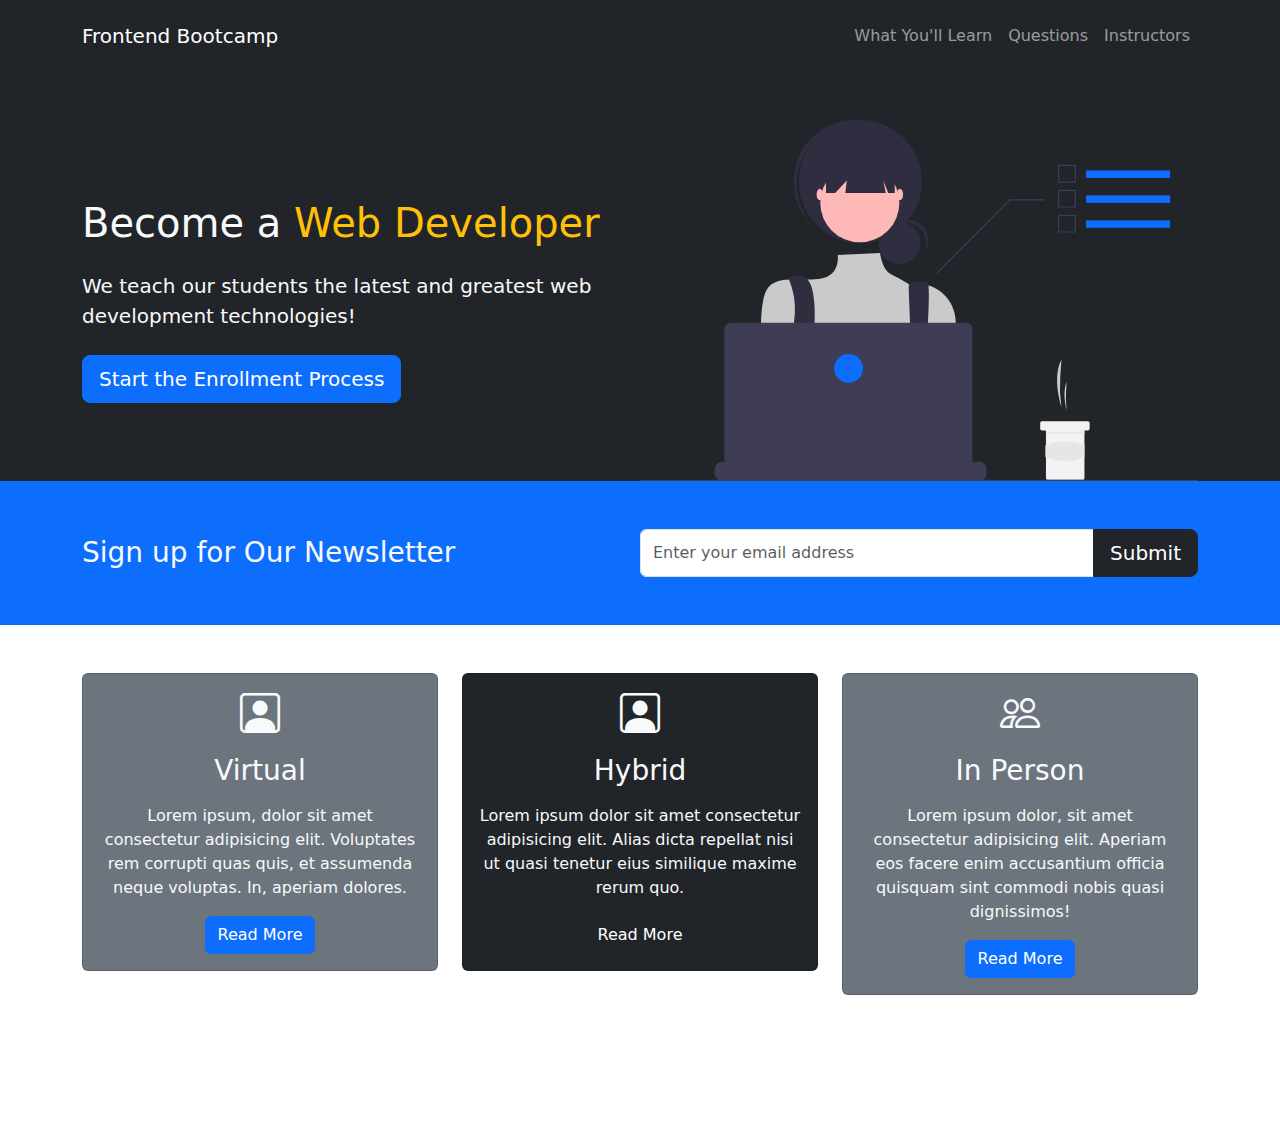
<file: Bootstrap/index.html>
<!DOCTYPE html>
<html lang="en">
<head>
    <meta charset="UTF-8">
    <meta name="viewport" content="width=device-width, initial-scale=1.0">
    <link href="https://cdn.jsdelivr.net/npm/bootstrap@5.3.3/dist/css/bootstrap.min.css" rel="stylesheet" integrity="sha384-QWTKZyjpPEjISv5WaRU9OFeRpok6YctnYmDr5pNlyT2bRjXh0JMhjY6hW+ALEwIH" crossorigin="anonymous">
    <link rel="stylesheet" href="style.css">
    <link rel="stylesheet" href="https://cdn.jsdelivr.net/npm/bootstrap-icons@1.3.0/font/bootstrap-icons.css">
    <title>Frontend Bootcamp</title>
</head>
<body>

    <!-- Navbar -->
    <nav class="navbar navbar-expand-lg bg-dark navbar-dark py-3">
        <div class="container">
            <a href="#" class="navbar-brand">Frontend Bootcamp</a>

            <button class="navbar-toggler" 
            type="button" 
            data-bs-toggle="collapse" data-bs-target="#navmenu">
                <span class="navbar-toggler-icon"></span>
            </button>

            <div class="collapse navbar-collapse" id="navmenu">
                <ul class="navbar-nav ms-auto">
                    <li class="nav-item">
                        <a href="#learn" class="nav-link">What You'll Learn</a>
                    </li>
                    <li class="nav-item">
                        <a href="#questions" class="nav-link">Questions</a>
                    </li>
                    <li class="nav-item">
                        <a href="#instructors" class="nav-link">Instructors</a>
                    </li>
                </ul>
            </div>
        </div>
    </nav>

    <!-- Showcase -->
    <section class="bg-dark text-light p-5 p-lg-0 pt-lg-5 text-center text-sm-start">
        <div class="container">
            <div class="d-sm-flex align-items-center justify-content-between">
                <div>
                    <h1>Become a
                         <span class ="text-warning">Web Developer</span>
                    </h1>
                    <p class="lead my-4">
                        We teach our students the latest and greatest web development technologies!
                    </p>
                    <button class="btn btn-primary btn-lg">
                        Start the Enrollment Process
                    </button>
                </div>
                <img class="img-fluid w-50 d-none d-sm-block" src="./img/showcase.svg" alt="showcase">
            </div>
        </div>
    </section>

    <!-- Newsletter -->
    <section class="bg-primary text-light p-5">
        <div class="container">
            <div class="d-md-flex justify-content-between align-items-center">
                <h3 class="mb-3 mb-md-0">
                    Sign up for Our Newsletter
                </h3>
                <div class="input-group news-input">
                    <input type="text" class="form-control" placeholder="Enter your email address">
                    <button class="btn btn-dark btn-lg" type="button">Submit</button>
                </div>
            </div>
        </div>
    </section>

    <!-- Boxes -->
    <section class="p-5">
        <div class="container">
            <div class="row text-center g-4">
                <div class="col-md">
                    <div class="card bg-secondary text-light">
                        <div class="card-body text-center">
                            <div class="h1 mb-3">
                                <i class="bi bi-person-square"></i>
                            </div>
                            <h3 class="card-title mb-3">
                                Virtual
                            </h3>
                            <p class="card-text">
                                Lorem ipsum, dolor sit amet consectetur adipisicing elit. Voluptates rem corrupti quas quis, et assumenda neque voluptas. In, aperiam dolores.
                            </p>
                            <a href="#" class="btn btn-primary">Read More
                            </a>
                        </div>
                    </div>
                </div>
                <div class="col-md">
                    <div class="card bg-dark text-light">
                        <div class="card-body text-center">
                            <div class="h1 mb-3">
                                <i class="bi bi-person-square"></i>
                            </div>
                            <h3 class="card-title mb-3">Hybrid</h3>
                            <p class="card-text">
                                Lorem ipsum dolor sit amet consectetur adipisicing elit. Alias dicta repellat nisi ut quasi tenetur eius similique maxime rerum quo.
                            </p>
                            <a href="#" class="btn btn-dark">Read More</a>
                        </div>
                    </div>
                </div>
                <div class="col-md">
                    <div class="card bg-secondary text-light">
                        <div class="card-body text-center">
                            <div class="h1 mb-3">
                                <i class="bi bi-people"></i>
                            </div>
                            <h3 class="card-title mb-3">In Person</h3>
                            <p class="card-text">
                                Lorem ipsum dolor, sit amet consectetur adipisicing elit. Aperiam eos facere enim accusantium officia quisquam sint commodi nobis quasi dignissimos!
                            </p>
                            <a href="#" class="btn btn-primary">Read More</a>
                        </div>
                    </div>
                </div>
            </div>
        </div>
    </section>

    <!-- Learn Sections -->
    <section id="learn" class="p-5">
        <div class="container">
            <div class="row align-items-center justify-content-between">

            </div>
        </div>

    </section>

    
    <script src="https://cdn.jsdelivr.net/npm/bootstrap@5.3.3/dist/js/bootstrap.bundle.min.js" integrity="sha384-YvpcrYf0tY3lHB60NNkmXc5s9fDVZLESaAA55NDzOxhy9GkcIdslK1eN7N6jIeHz" crossorigin="anonymous"></script>
    
</body>
</html>
</file>
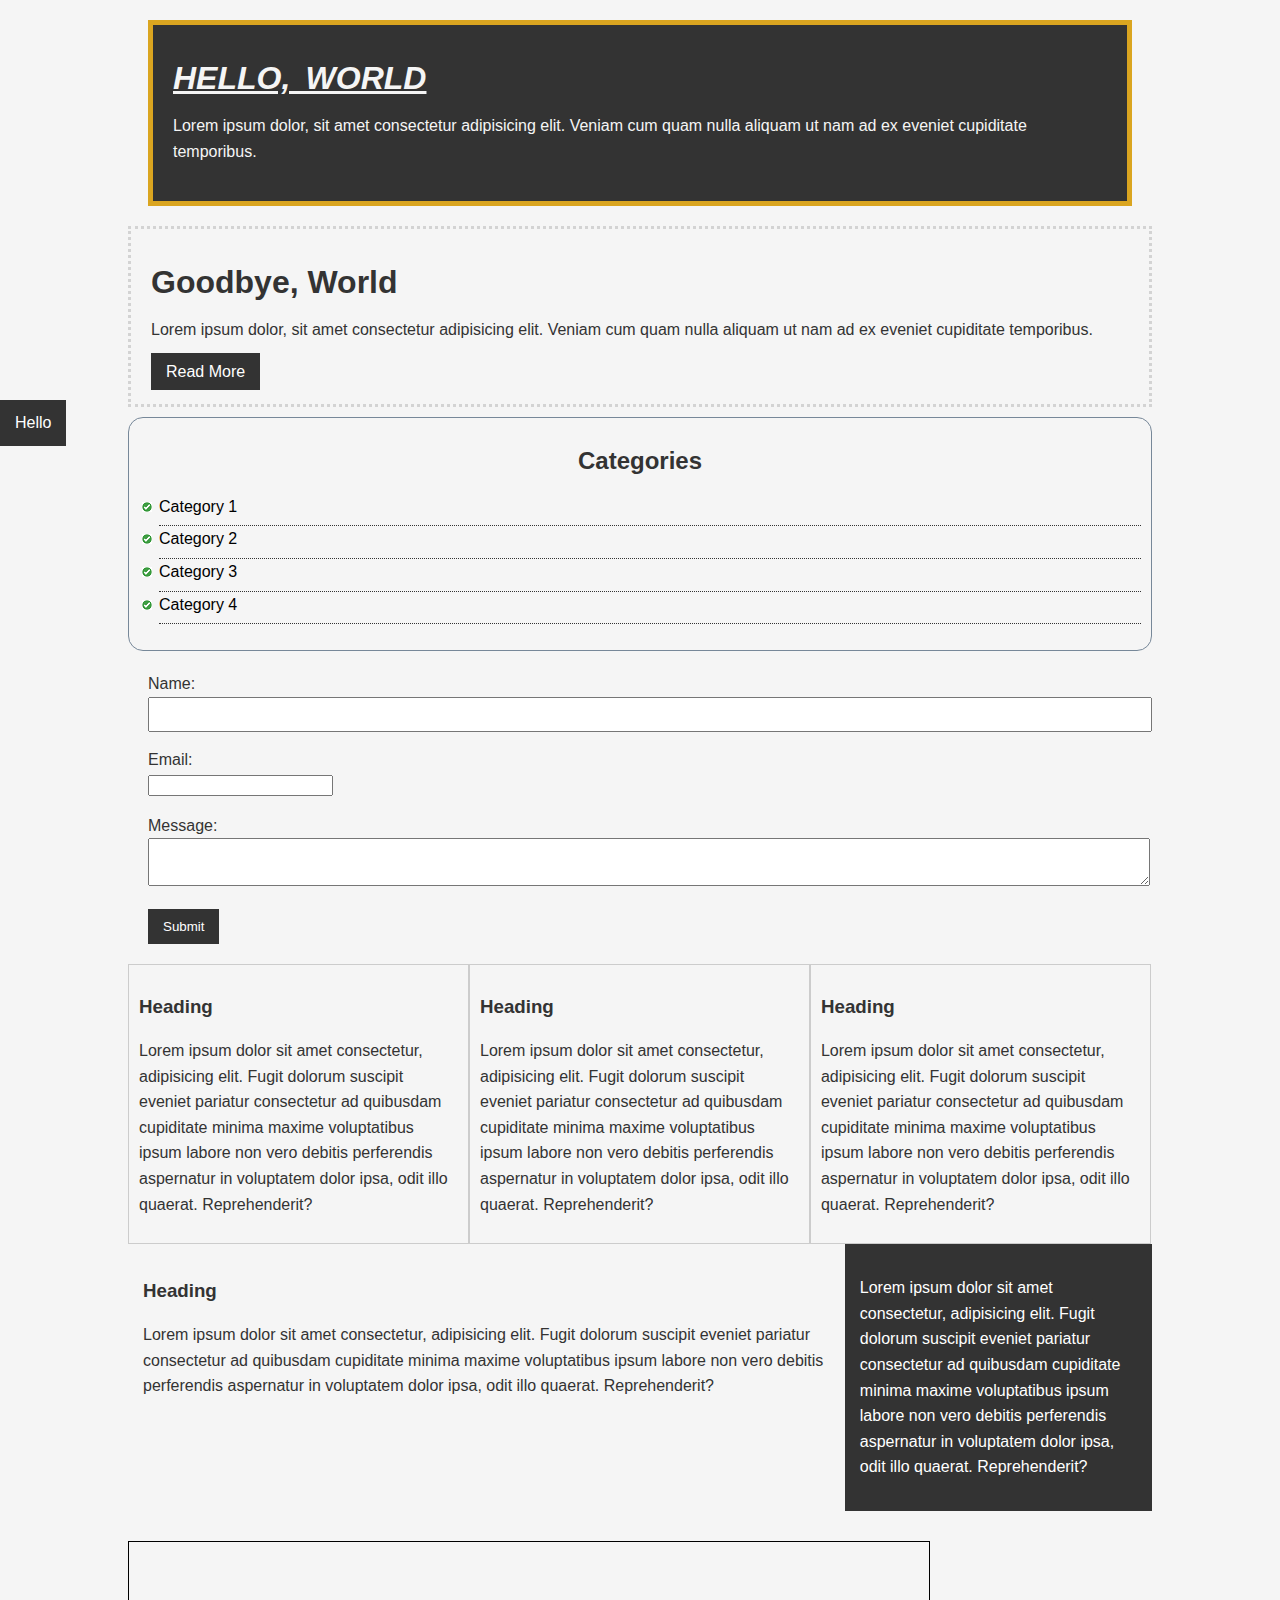
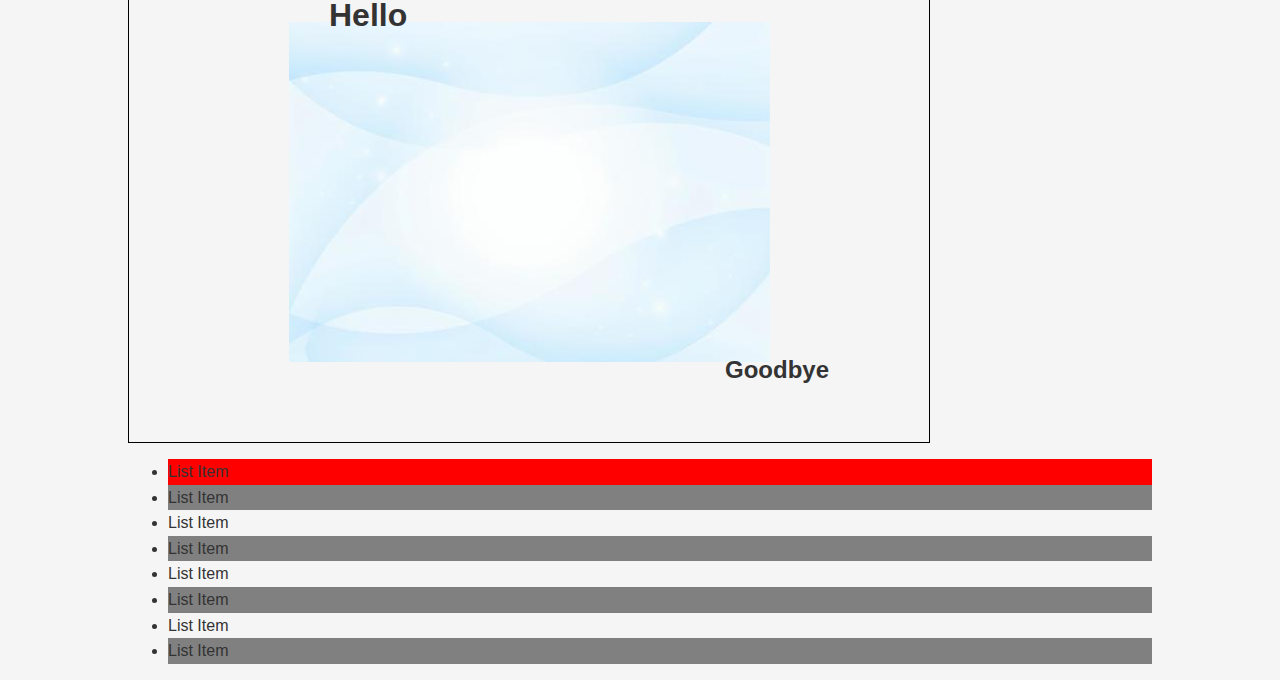
<file: cssCheatsheet/index.html>
<!DOCTYPE html>
<html lang="en">
<head>
    <title>CSS Cheatsheet</title>
    <link rel="stylesheet" type="text/css" href="CSS/style.css">
</head>
<body>
    <div class="container">
        <div class="box-1">
            <h1>Hello, World</h1>
            <p>Lorem ipsum dolor, sit amet consectetur adipisicing elit. Veniam cum quam nulla aliquam ut nam ad ex eveniet cupiditate temporibus.</p>
        </div>

        <div class="box-2">
            <h1>Goodbye, World</h1>
            <p>Lorem ipsum dolor, sit amet consectetur adipisicing elit. Veniam cum quam nulla aliquam ut nam ad ex eveniet cupiditate temporibus.</p>

            <a class="button" href="http://www.google.com">Read More</a>
        </div>

        <div class="categories">
            <h2>Categories</h2>
            <ul>
                <li><a href="#">Category 1</a></li>
                <li><a href="#">Category 2</a></li>
                <li><a href="#">Category 3</a></li>
                <li><a href="#">Category 4</a></li>
            </ul>
        </div>

        <form class="my-form">
            <div class="form-group">
                <label>Name: </label>
                <input type="text" name="name">
            </div>
            <div class="form-group">
                <label>Email: </label>
                <input type="email" name="email">
            </div>
            <div class="form-group">
                <label>Message: </label>
                <textarea name="message"></textarea>
            </div>
            <input class="button" type="submit" value="Submit" name="">
        </form>

        <div class="block">
            <h3>Heading</h3>
            <p>Lorem ipsum dolor sit amet consectetur, adipisicing elit. Fugit dolorum suscipit eveniet pariatur consectetur ad quibusdam cupiditate minima maxime voluptatibus ipsum labore non vero debitis perferendis aspernatur in voluptatem dolor ipsa, odit illo quaerat. Reprehenderit?</p>
        </div>
        
        <div class="block">
            <h3>Heading</h3>
            <p>Lorem ipsum dolor sit amet consectetur, adipisicing elit. Fugit dolorum suscipit eveniet pariatur consectetur ad quibusdam cupiditate minima maxime voluptatibus ipsum labore non vero debitis perferendis aspernatur in voluptatem dolor ipsa, odit illo quaerat. Reprehenderit?</p>
        </div>

        <div class="block">
            <h3>Heading</h3>
            <p>Lorem ipsum dolor sit amet consectetur, adipisicing elit. Fugit dolorum suscipit eveniet pariatur consectetur ad quibusdam cupiditate minima maxime voluptatibus ipsum labore non vero debitis perferendis aspernatur in voluptatem dolor ipsa, odit illo quaerat. Reprehenderit?</p>
        </div>

        <div class="clr"></div>

        <div id="main-block">
            <h3>Heading</h3>
            <p>Lorem ipsum dolor sit amet consectetur, adipisicing elit. Fugit dolorum suscipit eveniet pariatur consectetur ad quibusdam cupiditate minima maxime voluptatibus ipsum labore non vero debitis perferendis aspernatur in voluptatem dolor ipsa, odit illo quaerat. Reprehenderit?</p>
        </div>

        <div id="sidebar">
            <p>Lorem ipsum dolor sit amet consectetur, adipisicing elit. Fugit dolorum suscipit eveniet pariatur consectetur ad quibusdam cupiditate minima maxime voluptatibus ipsum labore non vero debitis perferendis aspernatur in voluptatem dolor ipsa, odit illo quaerat. Reprehenderit?</p>
        </div>

        <div class="clr"></div>

        <div class="p-box">
            <h1>Hello</h1>
            <h2>Goodbye</h2>
        </div>

        <ul class="my-list">
            <li>List Item</li>
            <li>List Item</li>
            <li>List Item</li>
            <li>List Item</li>
            <li>List Item</li>
            <li>List Item</li>
            <li>List Item</li>
            <li>List Item</li>
        </ul>
    </div><!-- ./container -->

    <a class="fix-me button" href="">Hello</a>

</body>
</html>
</file>
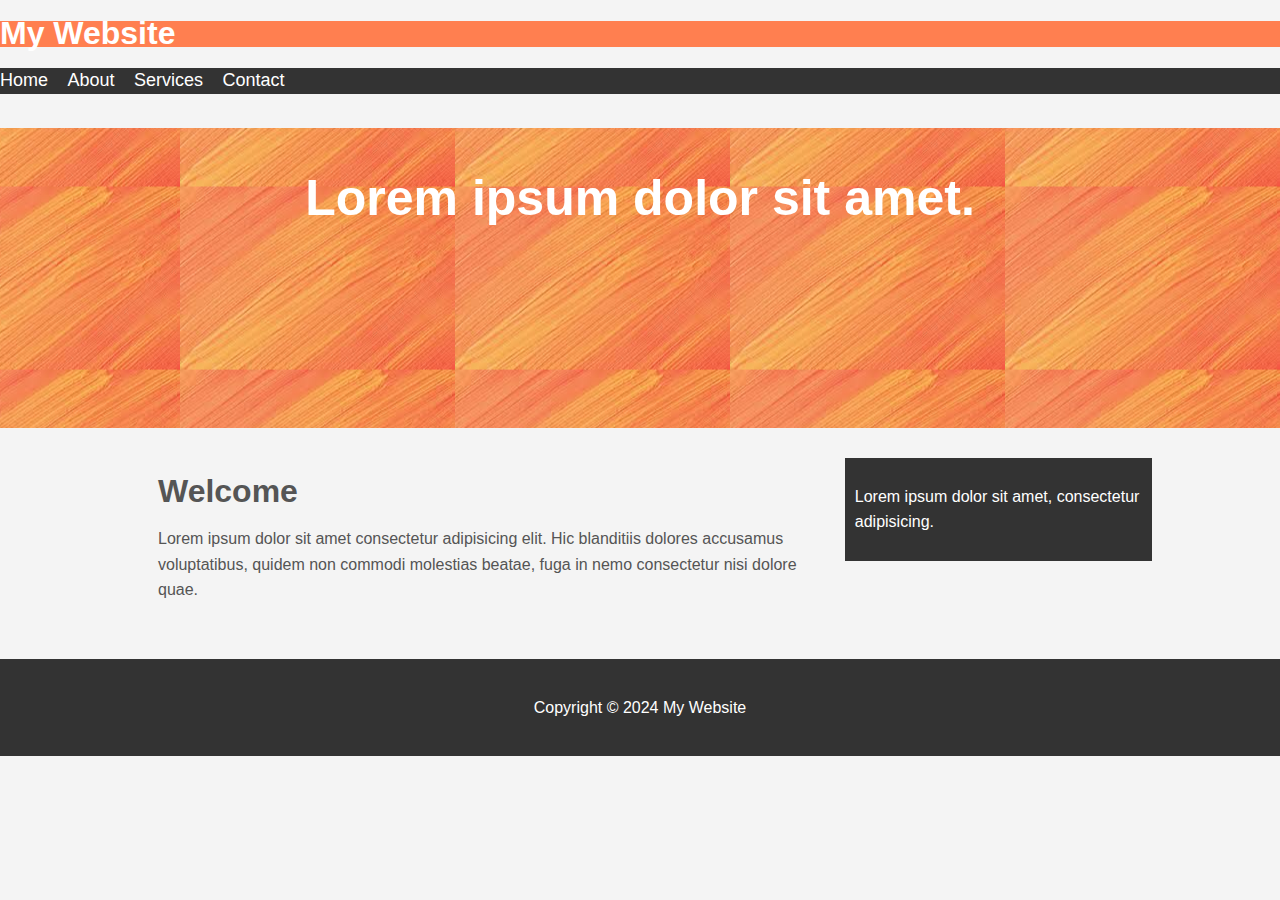
<file: myWebsite/index.html>
<!DOCTYPE html>
<html lang="en">
<head>
    <meta charset="UTF-8">
    <title>My Website</title>
    <link rel="stylesheet" type="text/css" href="css/style.css">
</head>
<body>
    <header id="main-header">
        <div class="container">
            <h1>My Website</h1>
        </div>
    </header>

    <nav id="navbar">
        <div class="container">
           <ul>
            <li><a href=#>Home</a></li>
            <li><a href=#>About</a></li>
            <li><a href=#>Services</a></li>
            <li><a href=#>Contact</a></li>
           </ul>
        </div>
    </nav>

    <section id="showcase">
        <div class="container">
            <h1>Lorem ipsum dolor sit amet.</h1>
        </div>
    </section>

    <div id="container">
        <section id="main">
            <h1>Welcome</h1>
            <p>Lorem ipsum dolor sit amet consectetur adipisicing elit. Hic blanditiis dolores accusamus voluptatibus, quidem non commodi molestias beatae, fuga in nemo consectetur nisi dolore quae.</p>
        </section>
        <aside id="sidebar">
            <p>Lorem ipsum dolor sit amet, consectetur adipisicing.</p>
        </aside>
    </div>

    <footer id="main-footer">
        <p>Copyright &copy; 2024 My Website</p>
    </footer>

</body>
</html>
</file>
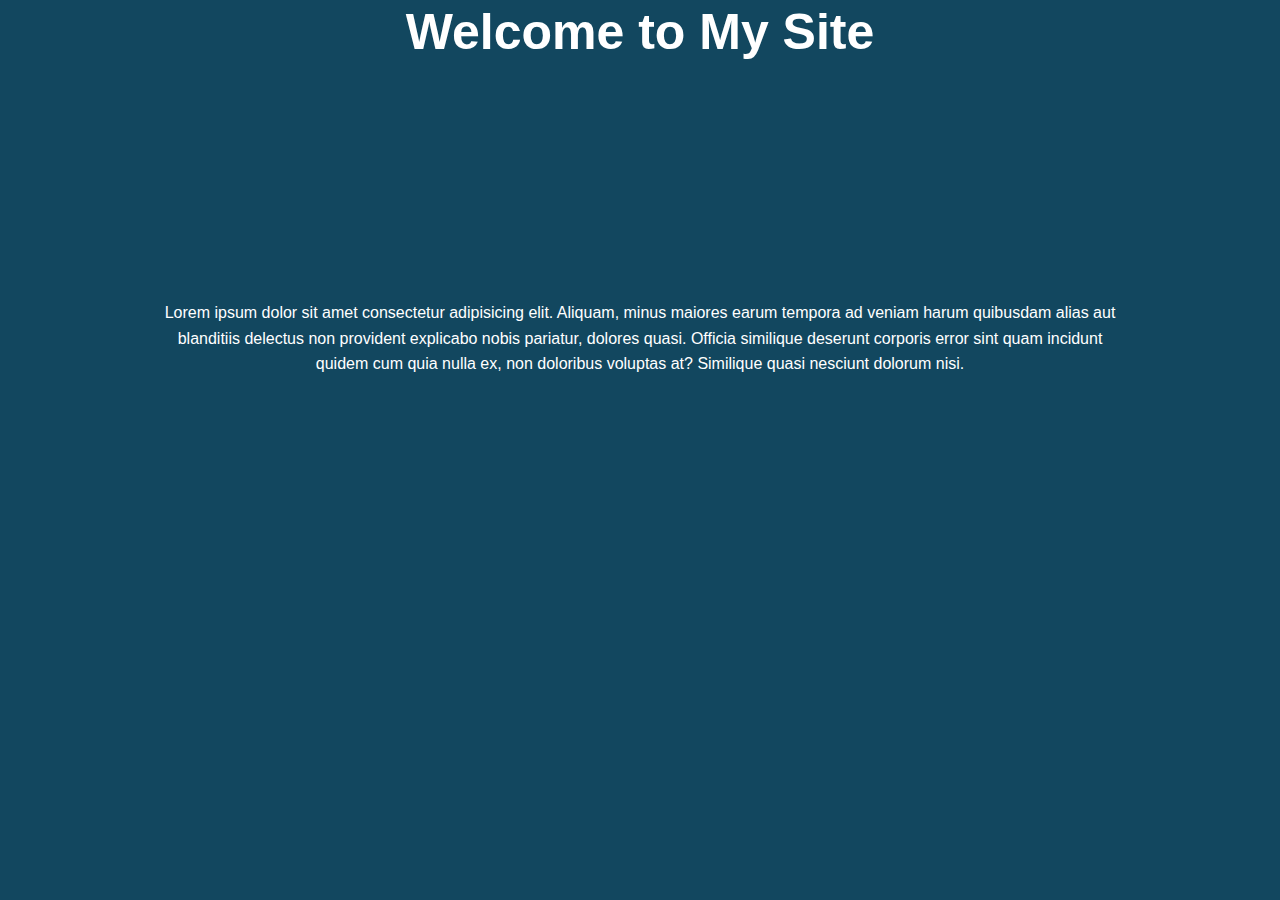
<file: animationsAndTransitions/landing.html>
<!DOCTYPE html>
<html lang="en">
<head>
    <title>Landing Page</title>
    <link rel="stylesheet" href="landing.css">
</head>
<body>
    <header id="showcase">
        <h1>Welcome to My Site</h1>
    </header>
    <div id="content" class="container">Lorem ipsum dolor sit amet consectetur adipisicing elit. Aliquam, minus maiores earum tempora ad veniam harum quibusdam alias aut blanditiis delectus non provident explicabo nobis pariatur, dolores quasi. Officia similique deserunt corporis error sint quam incidunt quidem cum quia nulla ex, non doloribus voluptas at? Similique quasi nesciunt dolorum nisi.
    </div>
    <a href="#" class="btn">Read More</a>
</body>
</html>
</file>
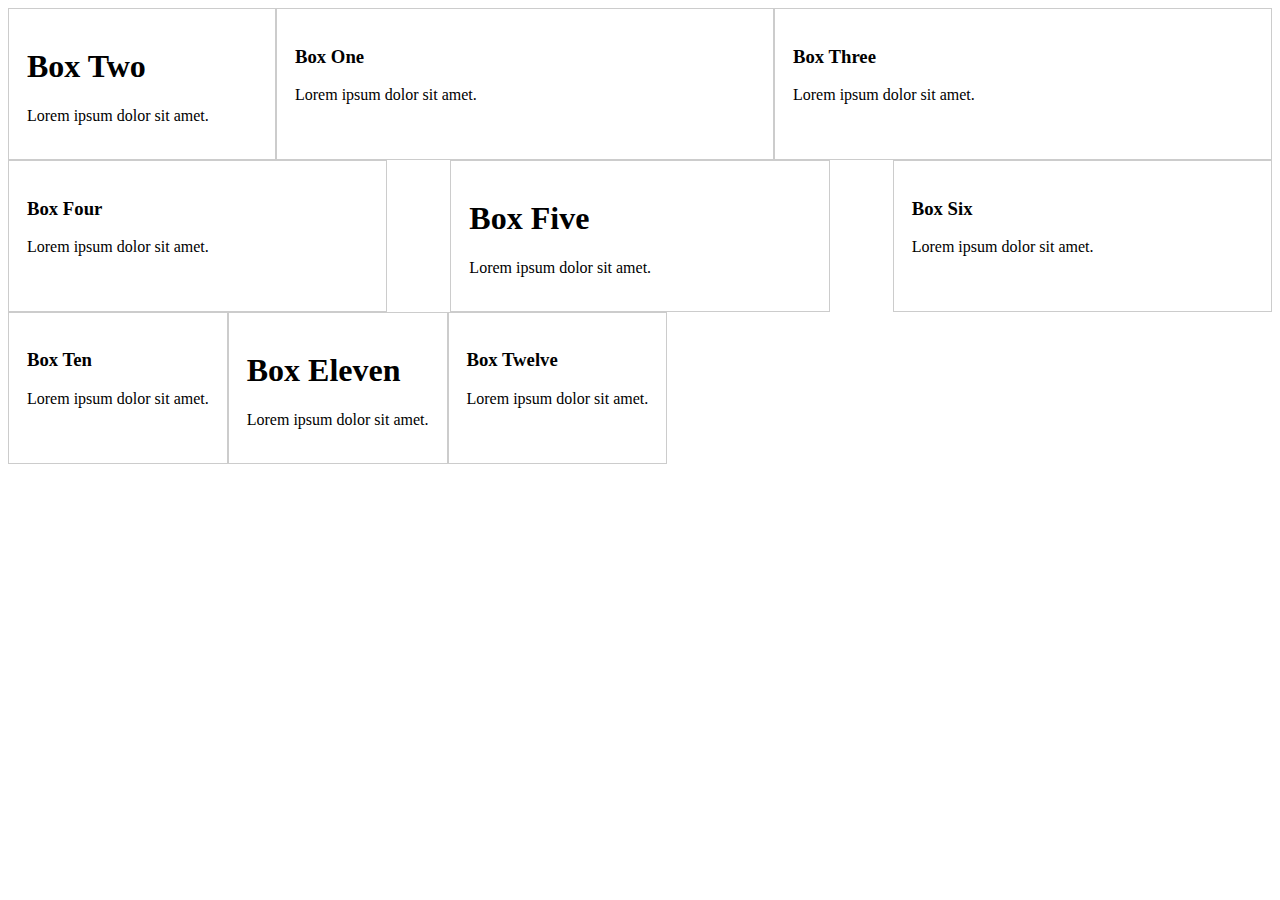
<file: flexboxesAndGrids/flexbox.html>
<!DOCTYPE html>
<html lang="en">
<head>
    <title>CSS Flexbox</title>

    <style>
        @media(min-width: 468px){
                .container-1 {
                display: flex;
                /* align-items:flex-start;
                align-items:flex-end;
                align-items:center; */
                flex-direction:row;
            }

            .container-2 {
                display: flex;
                /* justify-content: flex-start;
                justify-content: flex-end;
                justify-content: center; */
                justify-content: space-between;
            }
        }

        .container-3 {
            display: flex;
            flex-wrap: wrap;
        }

        .container-1 div, .container-2 div, .container-3 div {
            border: 1px #ccc solid;
            padding: 18px;
        }

        .box-1 {
            flex:2;
            order:2;
        }

        .box-2 {
            flex:1;
            order:1;
        }

        .box-3 {
            flex:2;
            order:3;
        }

        .container-2-box {
            flex-basis: 27%;
        }

        .container-3 box {
            flex-basis: 12%;
            justify-content: space-between;
        }
    </style>
</head>

<body>

    <div class="container-1">
        <div class="box-1">
            <h3>Box One</h3>
            <p>Lorem ipsum dolor sit amet.</p>
        </div>
        <div class="box-2">
            <h1>Box Two</h1>
            <p>Lorem ipsum dolor sit amet.</p>
        </div>
        <div class="box-3">
            <h3>Box Three</h3>
            <p>Lorem ipsum dolor sit amet.</p>
        </div>
    </div>

    <div class="container-2">
        <div class="container-2-box">
            <h3>Box Four</h3>
            <p>Lorem ipsum dolor sit amet.</p>
        </div>
        <div class="container-2-box">
            <h1>Box Five</h1>
            <p>Lorem ipsum dolor sit amet.</p>
        </div>
        <div class="container-2-box">
            <h3>Box Six</h3>
            <p>Lorem ipsum dolor sit amet.</p>
        </div>
    </div>

    <div class="container-3">
        <div class="container-3-box">
            <h3>Box Ten</h3>
            <p>Lorem ipsum dolor sit amet.</p>
        </div>
        <div class="container-3-box">
            <h1>Box Eleven</h1>
            <p>Lorem ipsum dolor sit amet.</p>
        </div>
        <div class="container-3-box">
            <h3>Box Twelve</h3>
            <p>Lorem ipsum dolor sit amet.</p>
        </div>
    </div>

</body>

</html>
</file>
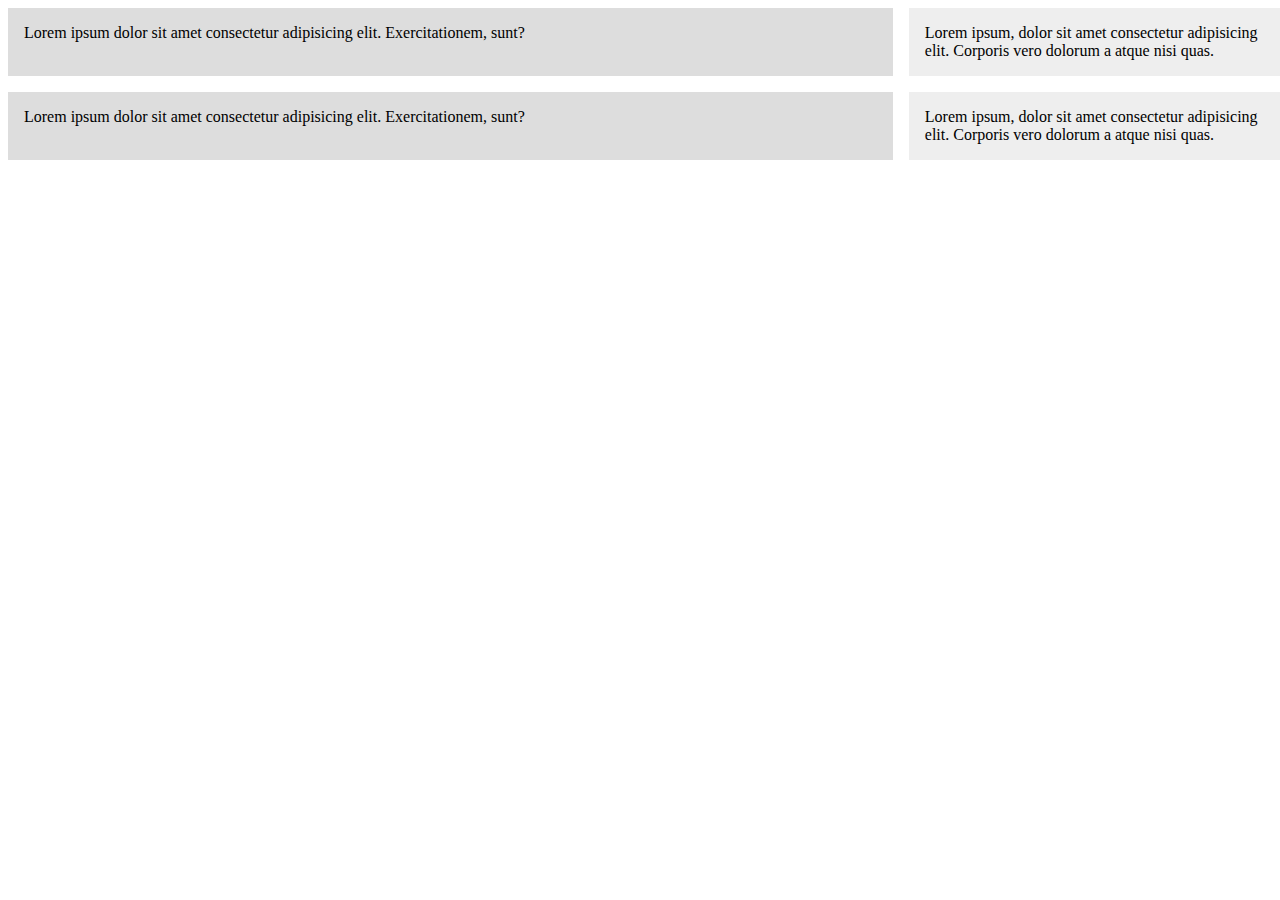
<file: flexboxesAndGrids/grid.html>
<!DOCTYPE html>
<html lang="en">
<head>
    <title>CSS Grid</title>
    <style>
        .wrapper {
            display: grid;
            grid-template-columns: 70% 30%;
            /* grid-column-gap: 1em;
            grid-row-gap: 1em; */
            grid-gap: 1em;
        }

        .wrapper > div {
            background-color: #eee;
            padding: 1em;
        }

        .wrapper > div:nth-child(odd) {
            background-color: #ddd;
        }
    </style>
</head>
<body>
    <div class="wrapper">
        <div>
            Lorem ipsum dolor sit amet consectetur adipisicing elit. Exercitationem, sunt?
        </div>
        <div>
            Lorem ipsum, dolor sit amet consectetur adipisicing elit. Corporis vero dolorum a atque nisi quas.
        </div>
        <div>
            Lorem ipsum dolor sit amet consectetur adipisicing elit. Exercitationem, sunt?
        </div>
        <div>
            Lorem ipsum, dolor sit amet consectetur adipisicing elit. Corporis vero dolorum a atque nisi quas.
        </div>
    </div>
</body>
</html>
</file>
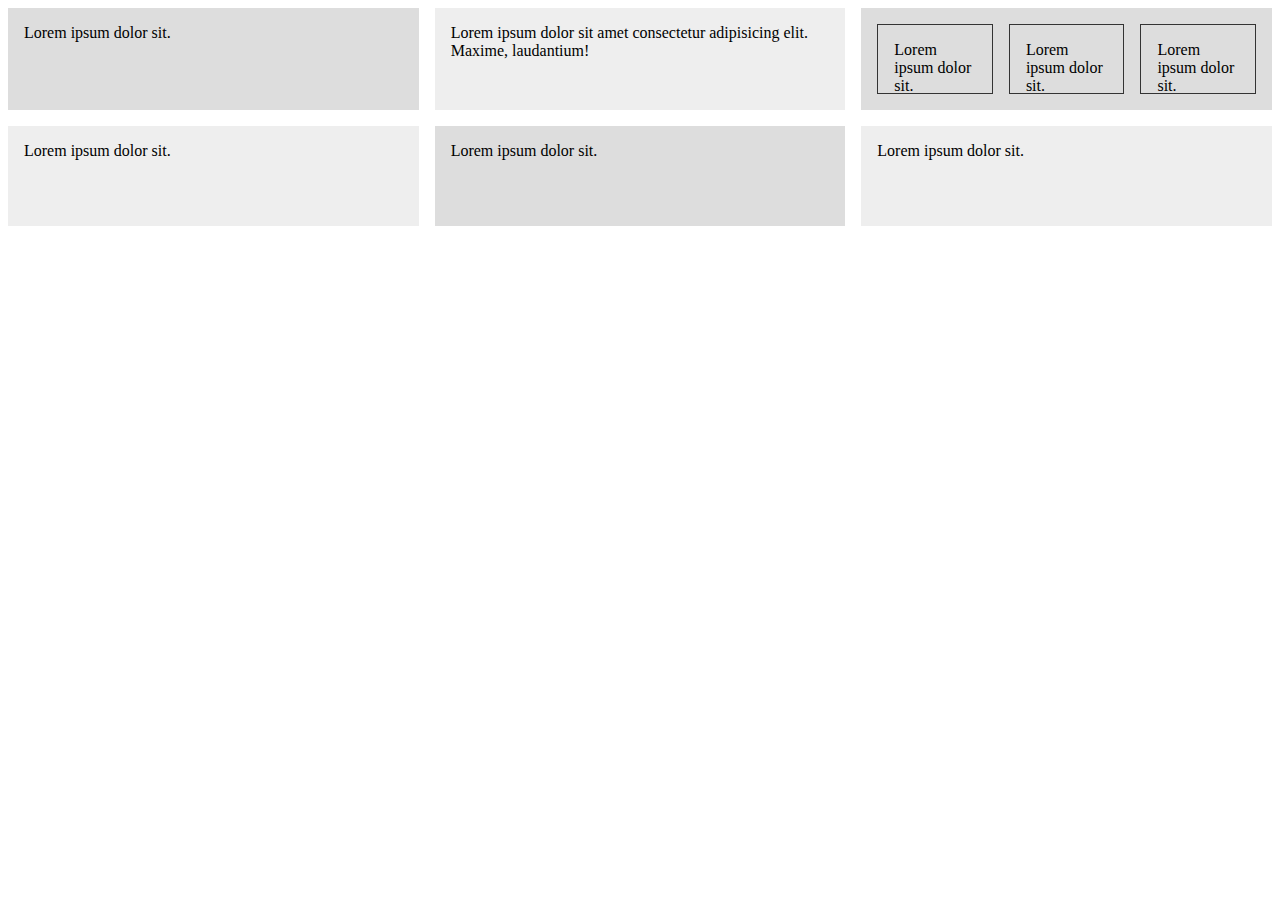
<file: flexboxesAndGrids/grid2.html>
<!DOCTYPE html>
<html lang="en">
<head>
    <title>CSS Grid</title>
    <style>
        .wrapper {
            display: grid;
            /* grid-template-columns: 1fr 1fr 1fr; */
            grid-template-columns: repeat(3, 1fr);
            /* grid-column-gap: 1em;
            grid-row-gap: 1em; */
            grid-gap: 1em;
            /* grid-auto-rows: 100px; */
            grid-auto-rows: minmax(100px, auto);
        }

        .nested {
            display: grid;
            grid-template-columns: repeat(3, 1fr);
            grid-auto-rows: 70px;
            grid-gap: 1em;
        }

        .wrapper > div {
            background-color: #eee;
            padding: 1em;
        }

        .wrapper > div:nth-child(odd) {
            background-color: #ddd;
        }

        .nested > div {
            border: #333 1px solid;
            padding: 1em;
        }
    </style>
</head>
<body>
    <div class="wrapper">
        <div>Lorem ipsum dolor sit.</div>
        <div>Lorem ipsum dolor sit amet consectetur adipisicing elit. Maxime, laudantium!</div>
        <div class="nested">
            <div>Lorem ipsum dolor sit.</div>
            <div>Lorem ipsum dolor sit.</div>
            <div>Lorem ipsum dolor sit.</div>
        </div>
        <div>Lorem ipsum dolor sit.</div>
        <div>Lorem ipsum dolor sit.</div>
        <div>Lorem ipsum dolor sit.</div>
    </div>
</body>
</html>
</file>
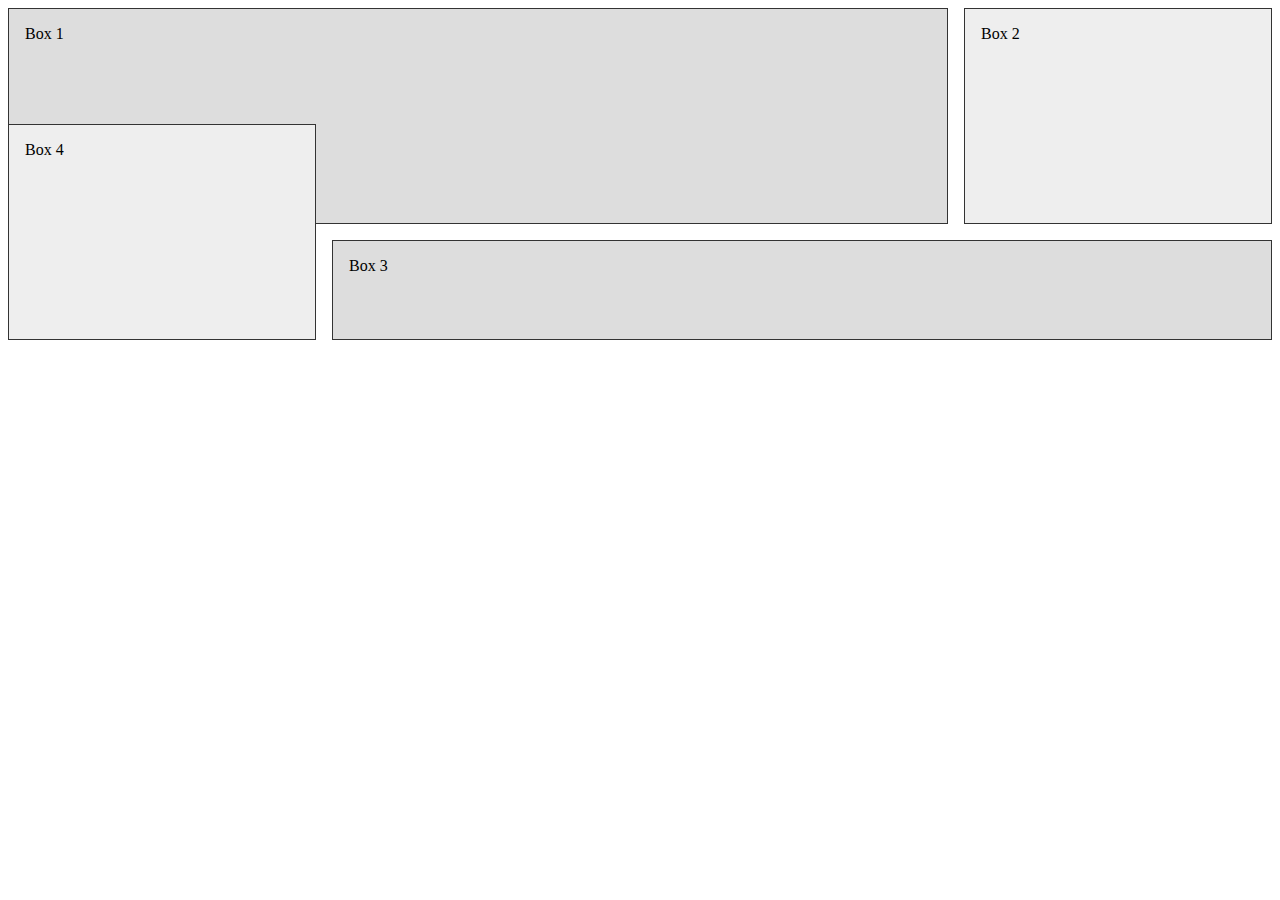
<file: flexboxesAndGrids/grid3.html>
<!DOCTYPE html>
<html lang="en">
<head>
    <title>CSS Grid</title>
    <style>
        .wrapper {
            display: grid;
            grid-template-columns: 1fr 2fr 1fr;
            grid-auto-rows: minmax(100px, auto);
            grid-gap: 1em;
            justify-items: stretch;
            align-items:stretch;
        }

        .box {
            border: 1px solid #333;
        }
        
        .wrapper > div {
            background-color: #eee;
            padding: 1em;
        }

        .wrapper > div:nth-child(odd) {
            background-color: #ddd;
        }

        .box1 {
            /* align-self: start; */
            grid-column: 1/3;
            grid-row: 1/3;
        }

        .box2 {
            /* align-self: end; */
            grid-column: 3;
            grid-row: 1/3;
        }

        .box3 {
            /* justify-self: end; */
            grid-column: 2/4;
            grid-row: 3;
        } 
        
        .box4 {
            grid-column: 1;
            grid-row: 2/4;
        }  

    </style>
</head>
<body>
    <div class="wrapper">
        <div class="box box1">Box 1</div>
        <div class="box box2">Box 2</div>
        <div class="box box3">Box 3</div>
        <div class="box box4">Box 4</div>
    </div>
</body>
</html>
</file>
<file: Bootstrap/style.css>
@media(min-width: 768px) {
   .news-input {
      width: 50%;
   }
}
</file>
<file: cssCheatsheet/CSS/style.css>
body {
    background-color:whitesmoke;
    color:#333;
    font: normal 16px Arial, Helvetica, sans-serif;
    /* Below is a more detailed way of getting the same result as above */
    /* font-family: Arial, Helvetica, sans-serif;
    font-size: 16px;
    font-weight: normal; */
    margin: 0;
    line-height: 1.6em;
} 

a {
    text-decoration: none;
    color: black;
}

a:hover {
    color: red;
}

a:active {
    color: green;
}

/* a:visited {
    color: black;
} */

.container {
    width: 80%;
    margin: auto;
}

.button {
    background-color: #333;
    color: #fff;
    padding: 10px 15px;
    border: none;
}

.button:hover {
    background: rgb(148, 139, 139);
    color: black;
}

.clr {
    clear: both;
}

.box-1 {
    background-color:#333;
    color: whitesmoke;
   
    border: 5px goldenrod solid;
     /* Below is a more detailed way of getting the same result as above */
     /* border-right: 5px red solid;
     border-left: 5px red solid;
     border-top: 5px red solid;
     border-bottom: 5px red solid; */

     padding: 20px;
     /* Can do the same separate padding as with border above if desired. */

     margin: 20px;
     /* Can do the same separate margins as with border above if desired. */

}

.box-1 h1 {
    font-family:'Franklin Gothic Medium', 'Arial Narrow', Arial, sans-serif;
    font-weight: 800;
    font-style: italic;
    text-decoration: underline;
    text-transform: uppercase;
    word-spacing: 0.2em;
}

.box-2 {
    border: 3px dotted lightgrey;
    padding: 20px;
    margin: 10px 0;
}

.categories {
    border: 1px lightslategray solid;
    padding: 10px;
    border-radius: 15px;
}

.categories h2 {
    text-align: center;
}

.categories ul {
    padding: 0;
    padding-left: 20px;
    list-style: none;
}

.categories li {
    padding-bottom: 6px;
    border-bottom: dotted 1px #333;
    list-style-image: url('../images/check.png');
    
}

.my-form {
    padding: 20px;
}

.form-group {
    padding-bottom: 15px;
}

.my-form label {
    display: block;
}

.my-form input[type="text"], .my-form textarea {
    padding: 8px;
    width: 100%;
}

.block {
    float: left;
    width: 33.3%;
    border: 1px solid #ccc;
    padding: 10px;
    box-sizing: border-box;
}

#main-block {
    float: left;
    width: 70%;
    padding: 15px;
    box-sizing: border-box;
}

#sidebar {
    float: right;
    width: 30%;
    background-color: #333;
    color: #fff;
    padding: 15px;
    box-sizing: border-box;
}

.p-box {
    width: 800px;
    height: 500px;
    border: 1px solid #000;
    margin-top: 30px;
    position: relative;
    background-image:url(../images/bgimage.jpeg);
    background-repeat: no-repeat;
    background-position: 100px 200px;
    background-position: center center;
}

.p-box h1 {
    position: absolute;
    top: 40px;
    left: 200px;
}

.p-box h2 {
    position: absolute;
    bottom: 40px;
    right: 100px;
}

.fix-me {
    position: fixed;
    top: 400px;
}

.my-list li:first-child {
    background: red;
}


.my-list li:nth-child(even) {
    background: grey;
}
</file>
<file: myWebsite/css/style.css>
body {
    background-color: #f4f4f4;
    color: #555;
    font-family: Arial, Helvetica, sans-serif;
    font-size: 16px;
    line-height: 1.6em;
    margin: 0px;
}

#container {
    width: 80%;
    margin: auto;
    overflow: hidden;
}

#main-header {
    background-color: coral;
    color: #fff;
}

#navbar {
    background-color: #333;
    color: white;
}

#navbar ul {
    padding: 0;
    list-style: none;
}

#navbar li {
    display: inline;
}

#navbar a {
    color: #fff;
    text-decoration: none;
    font-size: 18px;
    padding-right: 15px;
}

#showcase {
    background-image: url(../images/showcase.jpeg);
    background-position: center right;
    min-height: 300px;
    margin-bottom: 30px;
    text-align: center;
}

#showcase h1 {
    color: white;
    font-size: 50px;
    line-height: 1.6em;
    padding-top: 30px;
}

#main {
    float: left;
    width: 70%;
    padding: 0 30px;
    box-sizing: border-box;
}

#sidebar {
    float: right;
    width: 30%;
    background: #333;
    color: #fff;
    padding: 10px;
    box-sizing: border-box;
}

#main-footer {
    background: #333;
    color: #fff;
    text-align: center;
    padding: 20px;
    margin-top: 40px;
}

@media(max-width:600px){
    #main {
        width: 100%;
        float: none;
    }
    #sidebar {
        width: 100%;
        float: none;
    }
}
</file>
<file: animationsAndTransitions/landing.css>
*{
    margin: 0;
    padding: 0;
}

body {
    font-family: Arial, Helvetica, sans-serif;
    background-color: #12475f;
    color: white;
    line-height: 1.6;
    text-align: center;
}

.container {
    max-width: 960px;
    margin: auto;
    padding: 0 30px;
}

#showcase {
    height: 300px;
}

#showcase h1 {
    font-size: 50px;
    line-height: 1.3;
    position: relative;
    animation: heading;
    animation-duration: 3s;
    animation-fill-mode: forwards;
}

@keyframes heading {
    0% {top: -50px;}
    100% {top: 200px;}
}

#content {
    position: relative;
    animation-name: content;
    animation-duration: 3s;
    animation-fill-mode: forwards;
}

@keyframes content {
    0% {left: -1000px;}
    100% {left: 0px;}
}

.btn {
    display: inline-block;
    color: white;
    text-decoration: none;
    padding: 1rem 2rem;
    border: white 1px solid;
    margin-top: 40px;
    opacity: 0;
    animation-name: btn;
    animation-duration: 3s;
    animation-delay: 3s;
    animation-fill-mode: forwards;
    transition-property: transform;
    transition-duration: 1s;
}

.btn:hover {
    transform: rotateY(180deg);
}

@keyframes btn {
    0% {opacity: 0;}
    100% {opacity: 1;}
}
</file>
